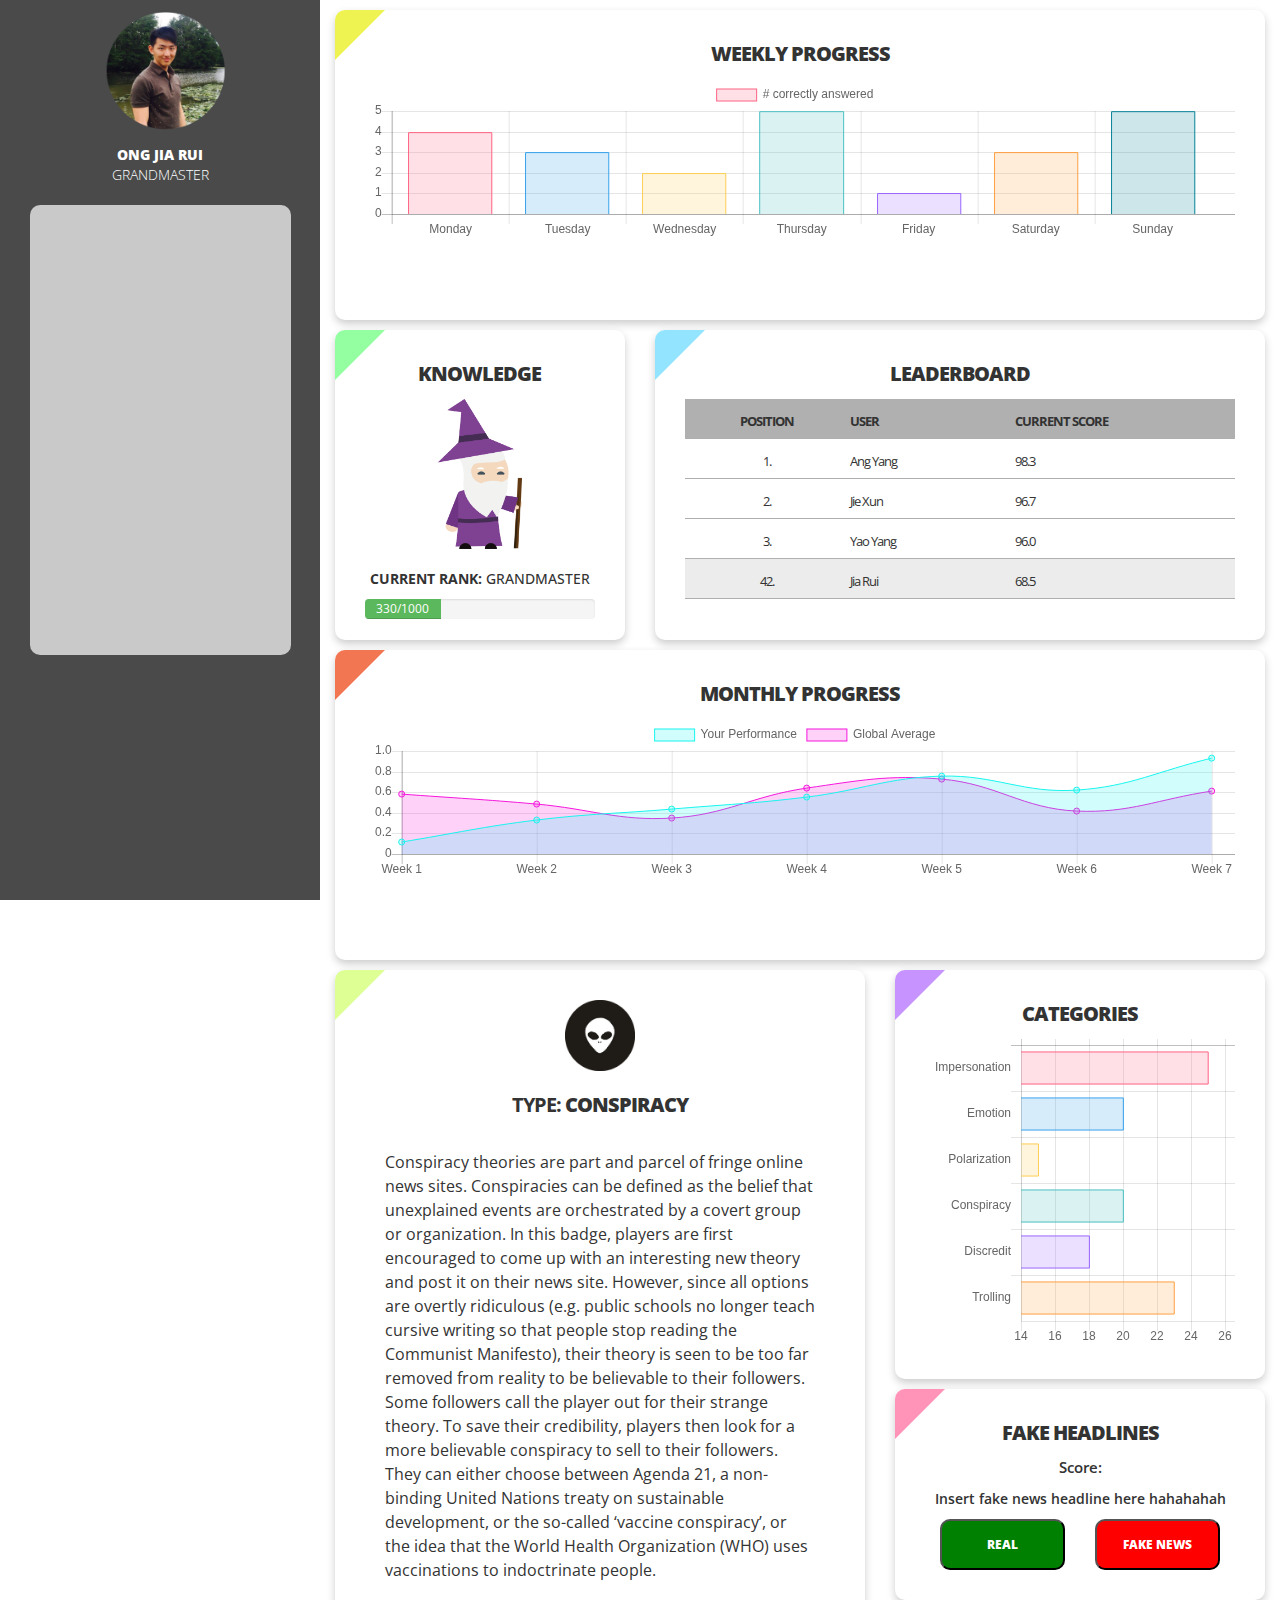
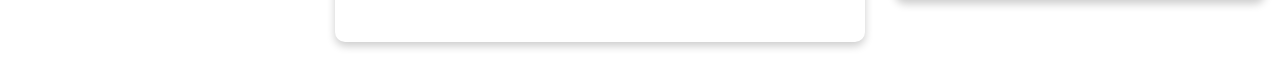
<file: chrome/options.html>
<!DOCTYPE html>
<html lang="en" dir="ltr">
<head>
    <meta charset="utf-8">
    <title></title>
    <!-- Bootstrap -->
    <link href="css/bootstrap.min.css" rel="stylesheet">

    <!-- web-fonts -->
    <link href="https://fonts.googleapis.com/css?family=Open+Sans:300,300i,400,600,700,800" rel="stylesheet">

    <!-- Style CSS -->
    <link href="css/style.css" rel="stylesheet">

    <!-- font awesome -->
    <link rel="stylesheet" href="https://use.fontawesome.com/releases/v5.3.1/css/all.css" integrity="sha384-mzrmE5qonljUremFsqc01SB46JvROS7bZs3IO2EmfFsd15uHvIt+Y8vEf7N7fWAU" crossorigin="anonymous">
</head>

<body>
<div class="col-block">
<div class="left-col-block">
    <div class="left-header">
        <div class="col-md-12">
            <img src="img/profileimg_nowhite.png" alt="profileimg">
        </div>
        <div class="col-md-12">
            <div class="username">
                ONG JIA RUI
            </div>
            <div class="rank">
                GRANDMASTER
            </div>
        </div>
    </div>

    <!-- rss newsfeed -->
    <div class="col-md-12">
        <div class="left-newsfeed">
            <div class="left-newsfeed-border">
                <iframe width="400" height="400" scrolling="no" style="border:none;display:block;" src="http://output49.rssinclude.com/output?type=iframe&amp;id=1191666&amp;hash=b6f397e52df4f303b153f81f62fa4953"></iframe>
            </div>
        </div>
    </div>

</div>
<div class="right-col-block">
    <!-- weekly progress breakdown -->
    <div class="col-md-12">
        <div class="right-card">
            <div class="right-week-progress">
                <div class="title">
                    <i class="fas fa-chart-bar"></i> WEEKLY PROGRESS
                </div>
                <canvas id="weekChart" width=80% height=15px></canvas>
            </div>
        </div>
    </div>

    <!-- knowledge breakdown -->
    <div class="col-md-4">
        <div class="right-card">
            <div class="right-level">
                <div class="title">
                    <i class="fas fa-book"></i> KNOWLEDGE
                </div>
                <img src="img/grandmaster.png" alt="grandmaster">
                <br>
                <p>
                    <b>CURRENT RANK: </b> GRANDMASTER
                </p>
                <div class="progress">
                    <div class="progress-bar progress-bar-success" role="progressbar" aria-valuenow="35" aria-valuemin="0" aria-valuemax="100" style="width:33%;height:20px;">
                      330/1000 EXP
                    </div>
                </div>

            </div>
        </div>
    </div>
    <!-- leaderboard -->
    <div class="col-md-8">
        <div class="right-card">
            <div class="right-leaderboard">
                <div class="title">
                    <i class="fas fa-trophy"></i> LEADERBOARD
                </div>
                <div id="leaderboard-container">
                    <div class="leaderboard-row" style="background-color: #B0B0B0;">
                        <div class="leaderboard-position"><b>POSITION</b></div><div class="leaderboard-name"><b>USER</b></div><div class="leaderboard-score"><b> CURRENT SCORE</b></div>
                    </div>
                    <div class="leaderboard-row">
                        <div class="leaderboard-position">1.</div><div class="leaderboard-name">Ang Yang</div><div class="leaderboard-score">98.3</div>
                    </div>
                    <div class="leaderboard-row">
                        <div class="leaderboard-position">2.</div><div class="leaderboard-name">Jie Xun</div><div class="leaderboard-score">96.7</div>
                    </div>
                    <div class="leaderboard-row">
                        <div class="leaderboard-position">3.</div><div class="leaderboard-name">Yao Yang</div><div class="leaderboard-score">96.0</div>
                    </div>
                    <div class="leaderboard-row" style="background-color: #ECECEC">
                        <div class="leaderboard-position">42.</div><div class="leaderboard-name">Jia Rui</div><div class="leaderboard-score">68.5</div>
                    </div>
                </div>
            </div>
        </div>
    </div>

    <!-- monthly progress breakdown -->
    <div class="col-md-12">
        <div class="right-card">
            <div class="right-month-progress">
                <div class="title">
                    <i class="fas fa-chart-bar"></i> MONTHLY PROGRESS
                </div>
                <canvas id="monthChart" width=80% height=15px></canvas>
            </div>
        </div>
    </div>

    <!-- fake news information -->
    <div class="col-md-7">
        <div class="right-card">
            <div class="right-infographic">
                <img src="img/conspiracy.png" alt="conspiracy">
                <br>
                <div class="title">
                    <b>TYPE: </b>CONSPIRACY
                </div>
                <p>Conspiracy theories are part and parcel of fringe
online news sites. Conspiracies can be defined
as the belief that unexplained events are
orchestrated by a covert group or organization.
In this badge, players are first encouraged
to come up with an interesting new theory
and post it on their news site. However, since
all options are overtly ridiculous (e.g. public
schools no longer teach cursive writing so that
people stop reading the Communist Manifesto),
their theory is seen to be too far removed from
reality to be believable to their followers. Some
followers call the player out for their strange
theory. To save their credibility, players then
look for a more believable conspiracy to sell to
their followers. They can either choose between
Agenda 21, a non-binding United Nations treaty
on sustainable development, or the so-called
‘vaccine conspiracy’, or the idea that the World
Health Organization (WHO) uses vaccinations
to indoctrinate people. </p>
            </div>
        </div>
    </div>

    <!-- categories -->
    <div class="col-md-5">
        <div class="right-card">
            <div class="right-categories">
                <div class="title">
                    <i class="fas fa-table"></i> CATEGORIES
                </div>
                <canvas id="categoriesChart" width=80% height=80px></canvas>
            </div>
        </div>
        <div class="right-card">
            <div class="right-game">
                <div class="title">
                    <i class="fas fa-gamepad"></i> FAKE HEADLINES
                </div>

                <p id="score">Score: <span id="headlineScore"></span></p>
                <p id="headlineInsert">Insert fake news headline here hahahahah</p>
                <div class="col-md-6">
                    <button id="realButton" style="background-color:green">REAL</button>
                </div>
                <div class="col-md-6">
                    <button id="fakeButton" style="background-color:red">FAKE NEWS</button>
                </div>

            </div>
        </div>
    </div>

    <!-- for space below -->
    <div class="col-md-12">
        <br><br>
    </div>
</div>
</div>
<script src="jquery.js"></script>
<script type="text/javascript" src="js/chart.js"></script>
<script type="text/javascript" src="js/graph.js"></script>
<script type="text/javascript" src="js/buttonHandler.js"></script>
</body>

</html>
</file>
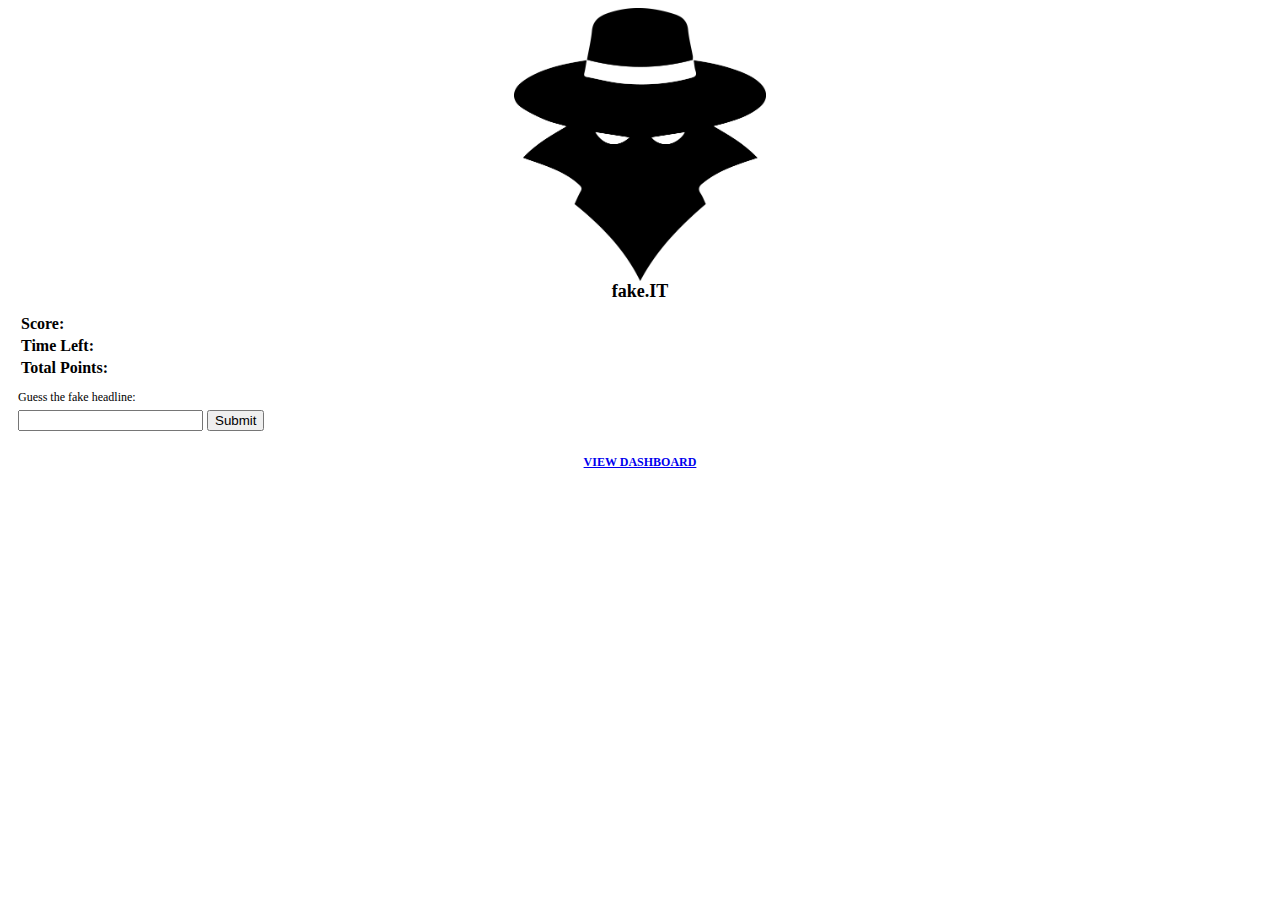
<file: chrome/popup.html>
<!DOCTYPE html>
<html>
<head>
    <link rel="stylesheet" type="text/css" href="css/popupstyle.css" />
    <script src="jquery.js"></script>
    <script src="moment.js"></script>
    <script src="popup.js"></script>
    <meta charset="UTF-8">
</head>
<body>
  <!-- <div class="header-container">

  </div> -->
  <div class="header" id="greet">
      <img src="icons/fakeit.png" alt="">
      fake.IT
  </div>

    <div class="content-container">
    <table style="width:100%">
        <tr>
            <th align="left">Score: </th>
            <td id="score"></td>
        </tr>
        <tr>
            <th align="left">Time Left: </th>
            <td id="time"></td>
        </tr>
        <tr>
            <th align="left">Total Points: </th>
            <td id="points"></td>
        </tr>
    </table>
    </div>
    <div class="enter-title">
        Guess the fake headline:
    </div>

    <input type="text" id="headline" style="margin-left:10px"/>
    <input type="button" id="checkHeadline" value="Submit" />
    <div id="status"></div>
    <div id="video"></div>
    <br>
    <div class="open-dashboard">
        <a href="/options.html" target="_blank">VIEW DASHBOARD</a>
    </div>


</body>
</html>
</file>
<file: chrome/css/style.css>
body {
    font-family: 'Open Sans';
}

.title {
    text-align: center;
    font-size: 20px;
    font-weight: 900;
    letter-spacing: -1px;
    vertical-align: top;
    margin-bottom: 10px;
    /* background-color: red; */
}
/* Column block */
.col-block {
    flex-wrap: wrap;
    justify-content: space-around;
    }

.left-col-block {
    width: 25%;
    height: 100%;
    text-align: center;
    overflow: hidden;
    position: fixed;
    left: 0;
    background-color: #4A4A4A;
}

.right-col-block {
    width: 75%;
    height: 100%;
    position: absolute;
    right: 0;
    /* background-color: #F1F1F1; */
    bottom: 0;
}

@media (max-width: 600px) {
    .left-col-block {
        width: 100%;
        position: relative;
        }

    .right-col-block {
        width: 100%;
        position: relative;
        }
    }

.left-header {
    height: 20%;
    /* line-height: 100%; */
    width: 100%;
    background-color: #4A4A4A;
    text-align: left;
    /* vertical-align: middle; */
    font-size: 30px;
    font-weight: 700;
    color: #CEE5F1;
}

.left-header img {
    width: 50%;
    /* height: 100%; */
    margin-left: auto;
    margin-right: auto;
    display: block;
}

.username {
    font-size: 14px;
    font-weight: 900;
    letter-spacing: -1;
    color: white;
    text-align: center;
}

.rank {
    font-size: 14px;
    font-weight: 200;
    letter-spacing: -1;
    color: white;
    text-align: center;
}

.left-newsfeed {
    /* height: 80%; */
    width: 100%;
    background-color: #4A4A4A;
    align-items: center;
}

.left-newsfeed p {
    margin-left: 10px;
    margin-top: 30px;
    font-size: 14px;
    font-weight: 600;
    letter-spacing: -1;
    color: white;
    text-align: left;
}

.left-newsfeed-border {
    /* position: relative; */
    display: block;
    margin-left: auto;
    margin-right: auto;
    margin-top: 20px;
    height: 450px;
    width: 90%;
    border-radius: 10px;
    background-color: #C9C9C9;
}

iframe {
    /* background-color: red; */
    display:block;
    height: 100%;
    width:100%;
}

.right-card {
    position: relative;
    box-shadow: 0px 4px 8px 0 rgba(0,0,0,0.2);
    transition: 0.3s;
    width: 100%;
    /* height: auto; */
    border-radius: 10px;
    padding: 30px;
    overflow: hidden;
    display: block;
    margin-top: 10px;
    background-color: white;
}

.right-card:hover {
    box-shadow: 0 8px 16px 0 rgba(0,0,0,0.9);
}

.right-week-progress {
    height: 250px;
    width: 100%;
}

.right-week-progress:before {
    content: "";
    position: absolute;
    top: 0%;
    left: 0%;
    width: 0px;
    height: 0px;
    border-bottom: 50px solid transparent;
    border-left: 50px solid #EEF352;
}

.right-month-progress {
    height: 250px;
    width: 100%;
}

.right-month-progress:before {
    content: "";
    position: absolute;
    top: 0%;
    left: 0%;
    width: 0px;
    height: 0px;
    border-bottom: 50px solid transparent;
    border-left: 50px solid #F37652;
}

.right-level {
    height: 250px;
}

.right-level:before {
    content: "";
    position: absolute;
    top: 0%;
    left: 0%;
    width: 0px;
    height: 0px;
    border-bottom: 50px solid transparent;
    border-left: 50px solid #93FFA0;
}

.right-level p {
    font-size: 14px;
    font-weight: 500;
    text-align: center;
}

.right-level img {
    height: 60%;
    margin-left: auto;
    margin-right: auto;
    display: block;
}

.right-leaderboard {
    height: 250px;
}

.right-leaderboard:before {
    content: "";
    position: absolute;
    top: 0%;
    left: 0%;
    width: 0px;
    height: 0px;
    border-bottom: 50px solid transparent;
    border-left: 50px solid #93E5FF;
}

.leaderboard-header {
    font-size: 18px;
    text-align: center;
    letter-spacing: -1px;
}

#leaderboard-container {
    margin: auto;
    width: 100%;
    height: auto;
    /* border-width: 2px; */
    /* border-style: solid; */
    /* border-radius: 20px; */
    position: relative;
    overflow: hidden;
}
.leaderboard-row {
    position: relative;
    display: block;
    width: 100%;
    height: 40px;
    border-bottom: 1px solid #AFAFAF;
}
.leaderboard-position {
    position: relative;
    display: inline-block;
    width: 30%;
    line-height: 45px;
    font-size:13px;
    letter-spacing: -1px;
    text-align: center;
}
.leaderboard-name {
    position: relative;
    display: inline-block;
    width: 30%;
    line-height: 45px;
    font-size:13px;
    letter-spacing: -1px;
}
.leaderboard-score {
    position: relative;
    display: inline-block;
    width: 30%;
    font-size:13px;
    letter-spacing: -1px;
}

.right-categories {

}

.right-categories:before {
    content: "";
    position: absolute;
    top: 0%;
    left: 0%;
    width: 0px;
    height: 0px;
    border-bottom: 50px solid transparent;
    border-left: 50px solid #C693FF;
}

.right-game:before {
    content: "";
    position: absolute;
    top: 0%;
    left: 0%;
    width: 0px;
    height: 0px;
    border-bottom: 50px solid transparent;
    border-left: 50px solid #FF93B8;
}

.right-game p {
    font-size: 14px;
    font-weight: 600;
    text-align: center;
}

.right-game button {
    padding: 15px;
    text-align: center;
    text-decoration: none;
    display: inline-block;
    font-size: 12px;
    color: white;
    font-weight: 800;
    width: 100%;
    border-radius: 10px;
}

#score {
  font-size: 15px;
}

.right-infographic {
    height: auto;
}

.right-infographic:before {
    content: "";
    position: absolute;
    top: 0%;
    left: 0%;
    width: 0px;
    height: 0px;
    border-bottom: 50px solid transparent;
    border-left: 50px solid #DDFF93;
}

.right-infographic img {
    width: 15%;
    margin-left: auto;
    margin-right: auto;
    display: block;
}

.right-infographic p {
    font-size: 16px;
    padding: 20px;
    line-height: 1.5;
}
</file>
<file: chrome/css/popupstyle.css>
body {
    font-family: 'Open Sans';
}

/* .header-container {
    background-color: #52A0F3;
    border-top-left-radius: 5px;
    border-top-right-radius: 5px;
    height: 30px;
    position: relative;
} */

.header {
    font-size: 18px;
    font-weight: 900;
    letter-spacing: -1;
    text-align: center;
    position: absolute;
    bottom: 0;
    margin-left: auto;
    margin-right: auto;
    width: 100%;
    position: relative;
    width: 100%;
}

.header img {
    top: 0;
    width: 20%;
    margin-left: auto;
    margin-right: auto;
    display: block;
}

.content-container {
    padding: 10px;
    width: 200px;
}

.enter-title {
    margin-left: 10px;
    margin-right: 10px;
    margin-bottom: 5px;
    font-size: 12px;
}

#status {
  margin-top: 6px;
  margin-left: 10px;
  margin-right: 10px;
}

video {
  margin-top: 8px;
  width: 220px;
}

.open-dashboard {
    font-size: 12px;
    font-weight: 700;
    text-align: center;
}

.intro-message {
    font-size: 12px;
}

button {
  height: 100px;
  width: 200px;
  outline: none;
}
</file>
